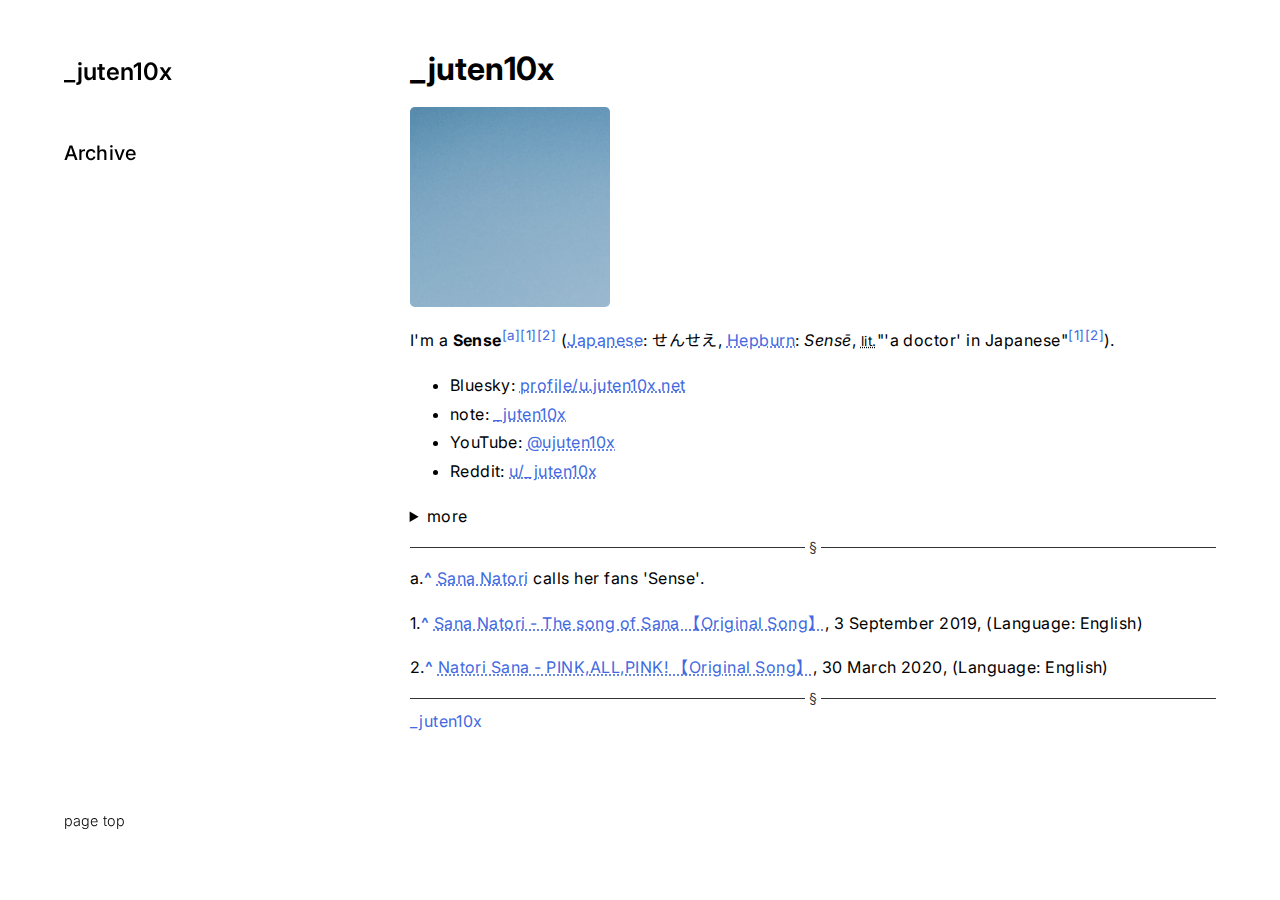
<file: index.html>
<!DOCTYPE html>
<html lang="ja">
<head>
<meta charset="UTF-8">
<meta name="viewport" content="width=device-width, initial-scale=1">
<meta name="author" content="_juten10x">
<link rel="icon" href="./assets/favicon.ico">
<link rel="stylesheet" href="./assets/style.css">
<title>_juten10x</title>
</head>

<body>
<div id="menu">
  <div id="menu_t">
    <a class="mya" href="https://u.juten10x.net">_juten10x</a>
  </div>

  <div id="menu_m">
    <a class="mya" href="https://u.juten10x.net/archive">Archive</a><br>
  </div>
</div>
<div id="menu2">
  <a class="mya" href="#">page top</a>

  <br>
  <nav class="breadcrumbs">
    &nbsp;
  </nav>
</div>

<header id="menu_forPhone">
  <input type="checkbox" class="i-btn" id="i-btn">
  <label class="label-b" for="i-btn"></label>
  <span class="btn" id="btn">
  <span></span>
  <span></span>
  </span>

  <div id="forPhone_ju"><a class="mya" href="https://u.juten10x.net">_juten10x</a></div>

  <ul id="menu_list">
    <li><a class="mya" href="https://u.juten10x.net/archive">Archive</a></li>
  </ul>

  <span id="menu_board"></span>
</header>

<div id="main">
<h1 id="article_title"><a class="mya" href="">_juten10x</a></h1>

<img src="./assets/ujuten10x.jpg" width="200" height="200" alt="アイコン">

<p style="margin-top: 8px">
I'm a <strong>Sense</strong><sup><a id="_note1" href="#note1">[a]</a><a id="_ref1" href="#ref1">[1]</a><a id="_ref2" href="#ref2">[2]</a></sup> (<a href="https://en.wikipedia.org/wiki/?curid=15606">Japanese</a>: せんせえ, <a href="https://en.wikipedia.org/wiki/?curid=36865">Hepburn</a>: <span title="Hepburn transliteration"><i lang="ja-Latn">Sensē</i></span>, <abbr style="font-size: 85%" title="literal translation">lit.</abbr>"'a doctor' in Japanese"<sup><a id="_ref1" href="#ref1">[1]</a><a id="_ref2" href="#ref2">[2]</a></sup>).
</p>

<ul>
  <li>Bluesky: <a href="https://bsky.app/profile/u.juten10x.net">profile/u.juten10x.net</a></li>
  <li>note: <a href="https://note.com/_juten10x">_juten10x</a></li>
  <li>YouTube: <a href="https://www.youtube.com/@ujuten10x">@ujuten10x</a></li>
  <li>Reddit: <a href="https://www.reddit.com/u/_juten10x/">u/_juten10x</a></li>
</ul>

<details>
<summary>more</summary>

<ul>
  <li>ニコニコ: <a href="https://www.nicovideo.jp/user/138282170">user/138282170</a></li>
  <li>Z-aN: _juten10x</li>
  <li>Twitter: <a href="https://twitter.com/_juten10x">_juten10x</a>; Unused (2025/01 - )</li>
</ul>

<p>
_juten10x名義でアカウントを所有しているのは上記に示した7個のみです。
</p>

<ul>
  <li>as <i>juten10x</i>: <a href="https://juten10x.net/">juten10x.net</a></li>
</ul>
</details>

<hr>

<p>
a.<b><a id="note1" href="#_note1">^&nbsp;</a></b><a href="https://natorisana.com/">Sana Natori</a> calls her fans 'Sense'.
</p>

<p>
1.<b><a id="ref1" href="#_ref1">^&nbsp;</a></b><a href="https://www.youtube.com/watch?v=UADoH5n1RLM">Sana Natori - The song of Sana 【Original Song】</a>, 3 September 2019, (Language: English)
</p>

<p>
2.<b><a id="ref2" href="#_ref2">^&nbsp;</a></b><a href="https://www.youtube.com/watch?v=DHirTqvmpM4">Natori Sana - PINK,ALL,PINK! 【Original Song】</a>, 30 March 2020, (Language: English)
</p>

<hr>

<span><a href="https://u.juten10x.net/">_juten10x</a></span>
</div>

</script>
</body>
</html>
</file>
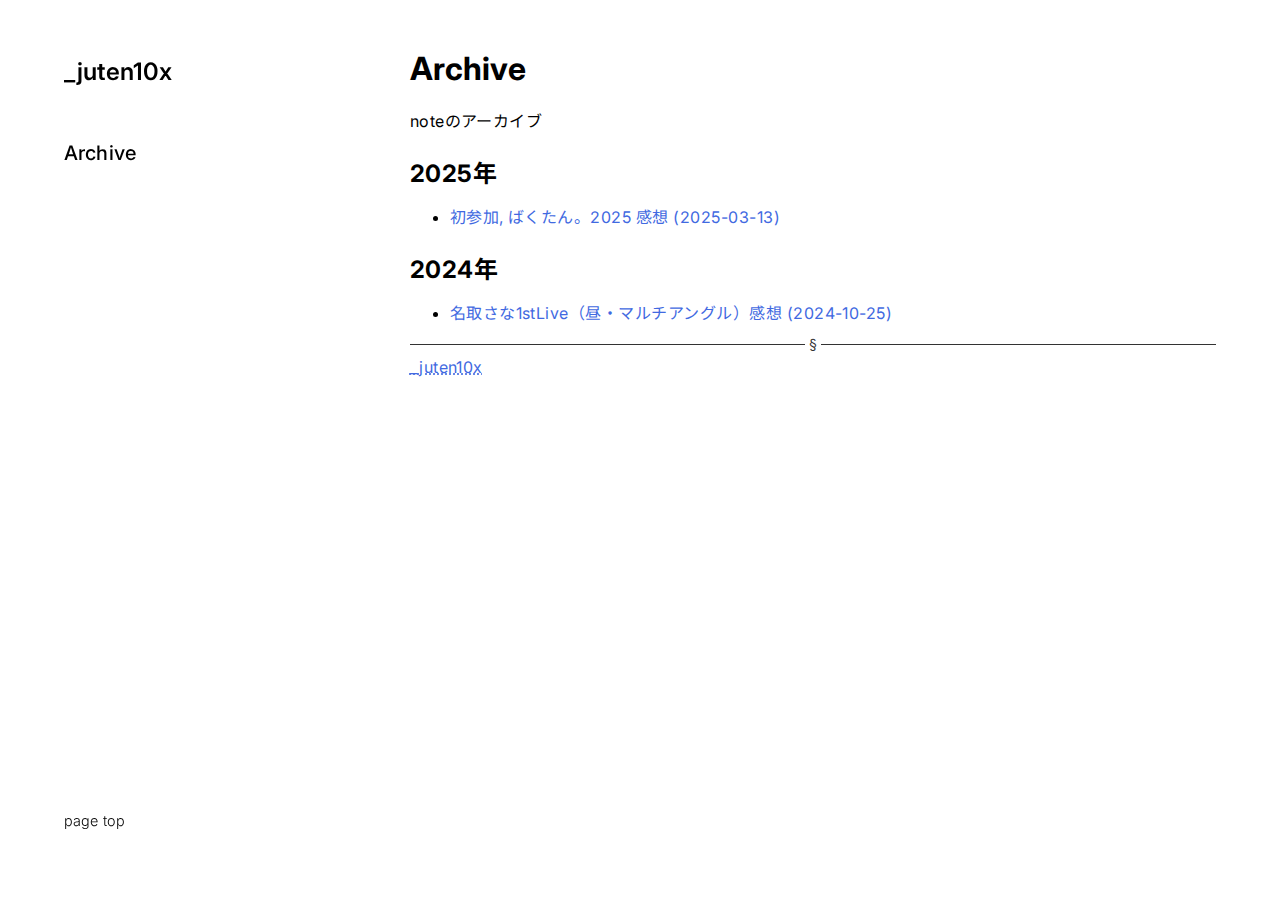
<file: archive/index.html>
<!DOCTYPE html>
<html lang="ja">
<head>
<meta charset="UTF-8">
<meta name="viewport" content="width=device-width, initial-scale=1">
<meta name="author" content="_juten10x">
<link rel="icon" href="../assets/favicon.ico">
<link rel="stylesheet" href="../assets/style.css">
<title>Archive | _juten10x</title>
</head>

<body>
<div id="menu">
  <div id="menu_t">
    <a class="mya" href="https://ujuten10x.github.io">_juten10x</a>
  </div>

  <div id="menu_m">
    <a class="mya" href="https://ujuten10x.github.io/archive">Archive</a><br>
  </div>
</div>
<div id="menu2">
  <a class="mya" href="#">page top</a>

  <br>
  <nav class="breadcrumbs">
    &nbsp;
  </nav>
</div>

<header id="menu_forPhone">
  <input type="checkbox" class="i-btn" id="i-btn">
  <label class="label-b" for="i-btn"></label>
  <span class="btn" id="btn">
  <span></span>
  <span></span>
  </span>

  <div id="forPhone_ju"><a class="mya" href="https://ujuten10x.github.io">_juten10x</a></div>

  <ul id="menu_list">
    <li><a class="mya" href="https://ujuten10x.github.io/archive">Archive</a></li>
  </ul>

  <span id="menu_board"></span>
</header>

<div id="main">
<h1 id="article_title"><a class="mya" href="">Archive</a></h1>

<p>
noteのアーカイブ
</p>

<h2><a id="2025" class="mya" href="#2025">2025年</a></h2>

<ul>
  <li><a href="./2025-03-13_b.html">初参加, ばくたん。2025 感想 (2025-03-13)</a></li>
</ul>

<h2><a id="2024" class="mya" href="#2024">2024年</a></h2>

<ul>
  <li><a href="./2024-10-25_1stlive.html">名取さな1stLive（昼・マルチアングル）感想 (2024-10-25)</a></li>
</ul>

<hr>

<span><a href="https://ujuten10x.github.io/">_juten10x</a></span>
</div>

</script>
</body>
</html>
</file>
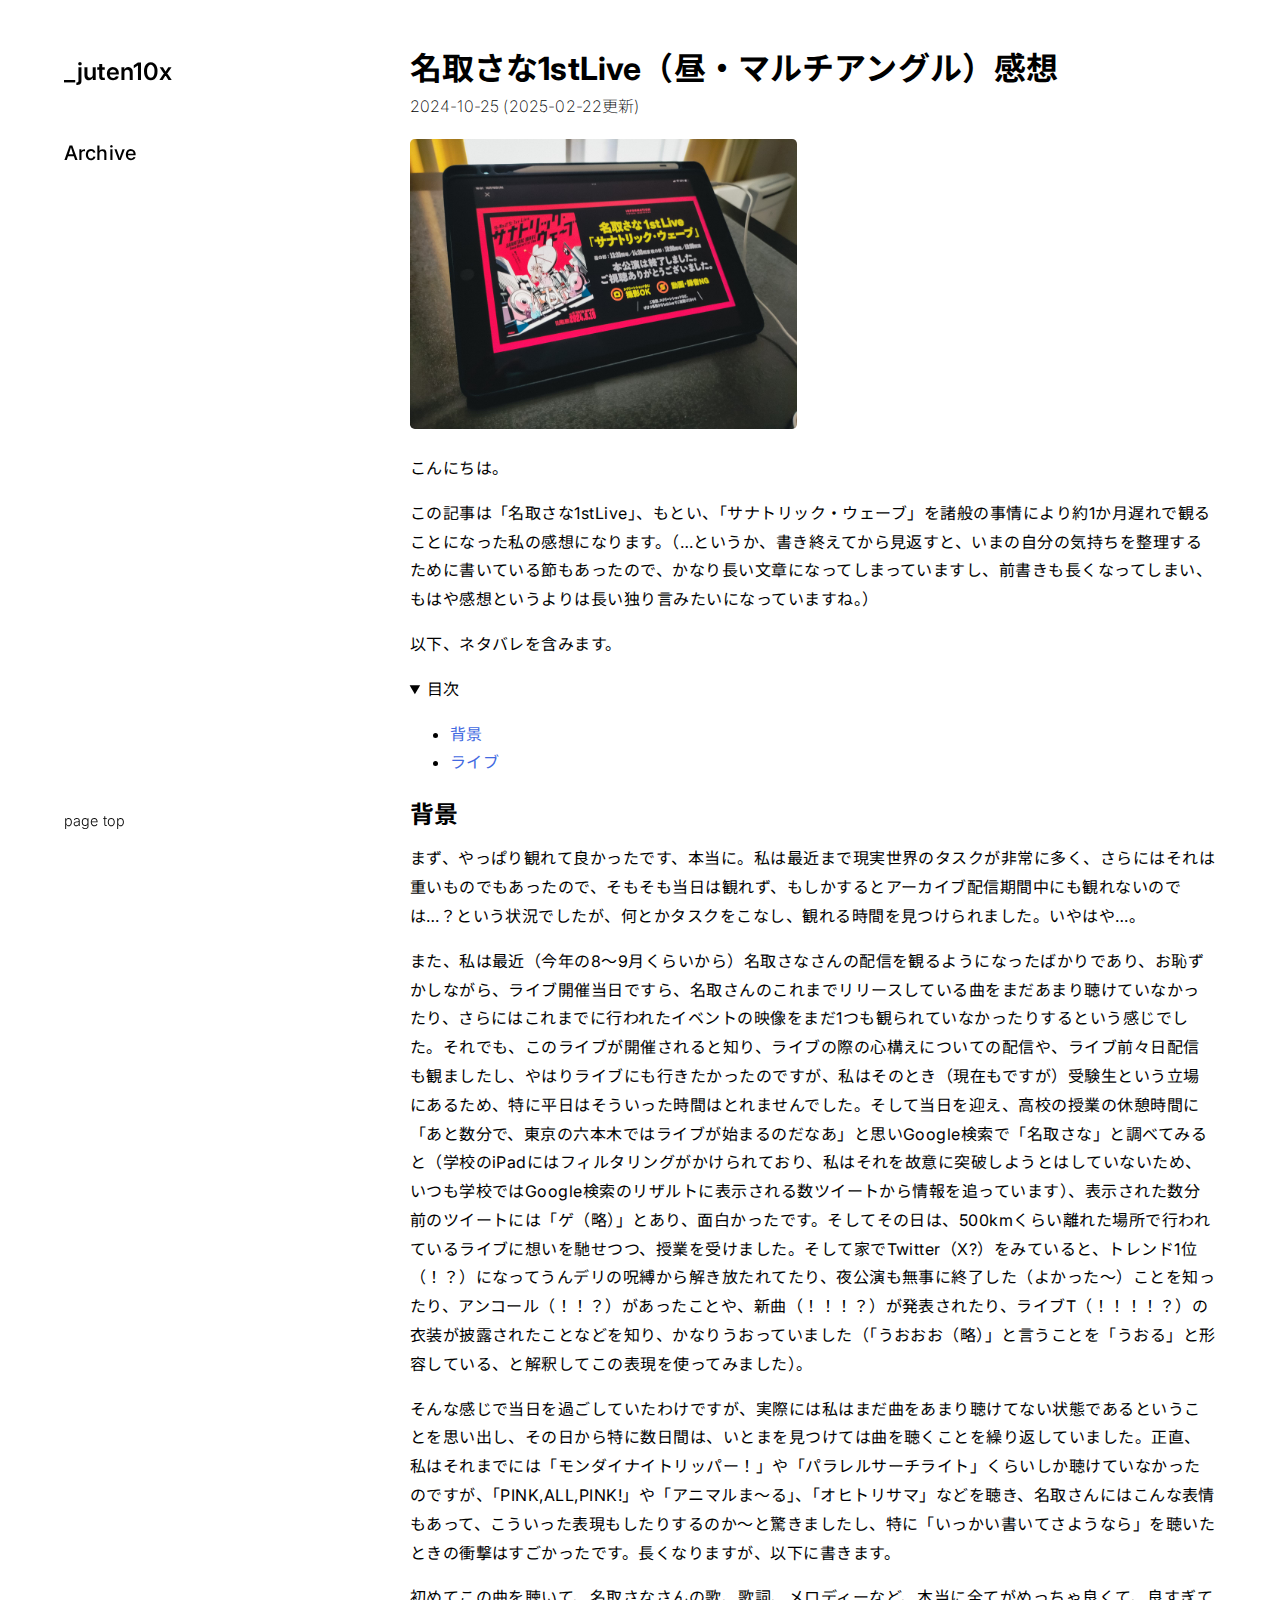
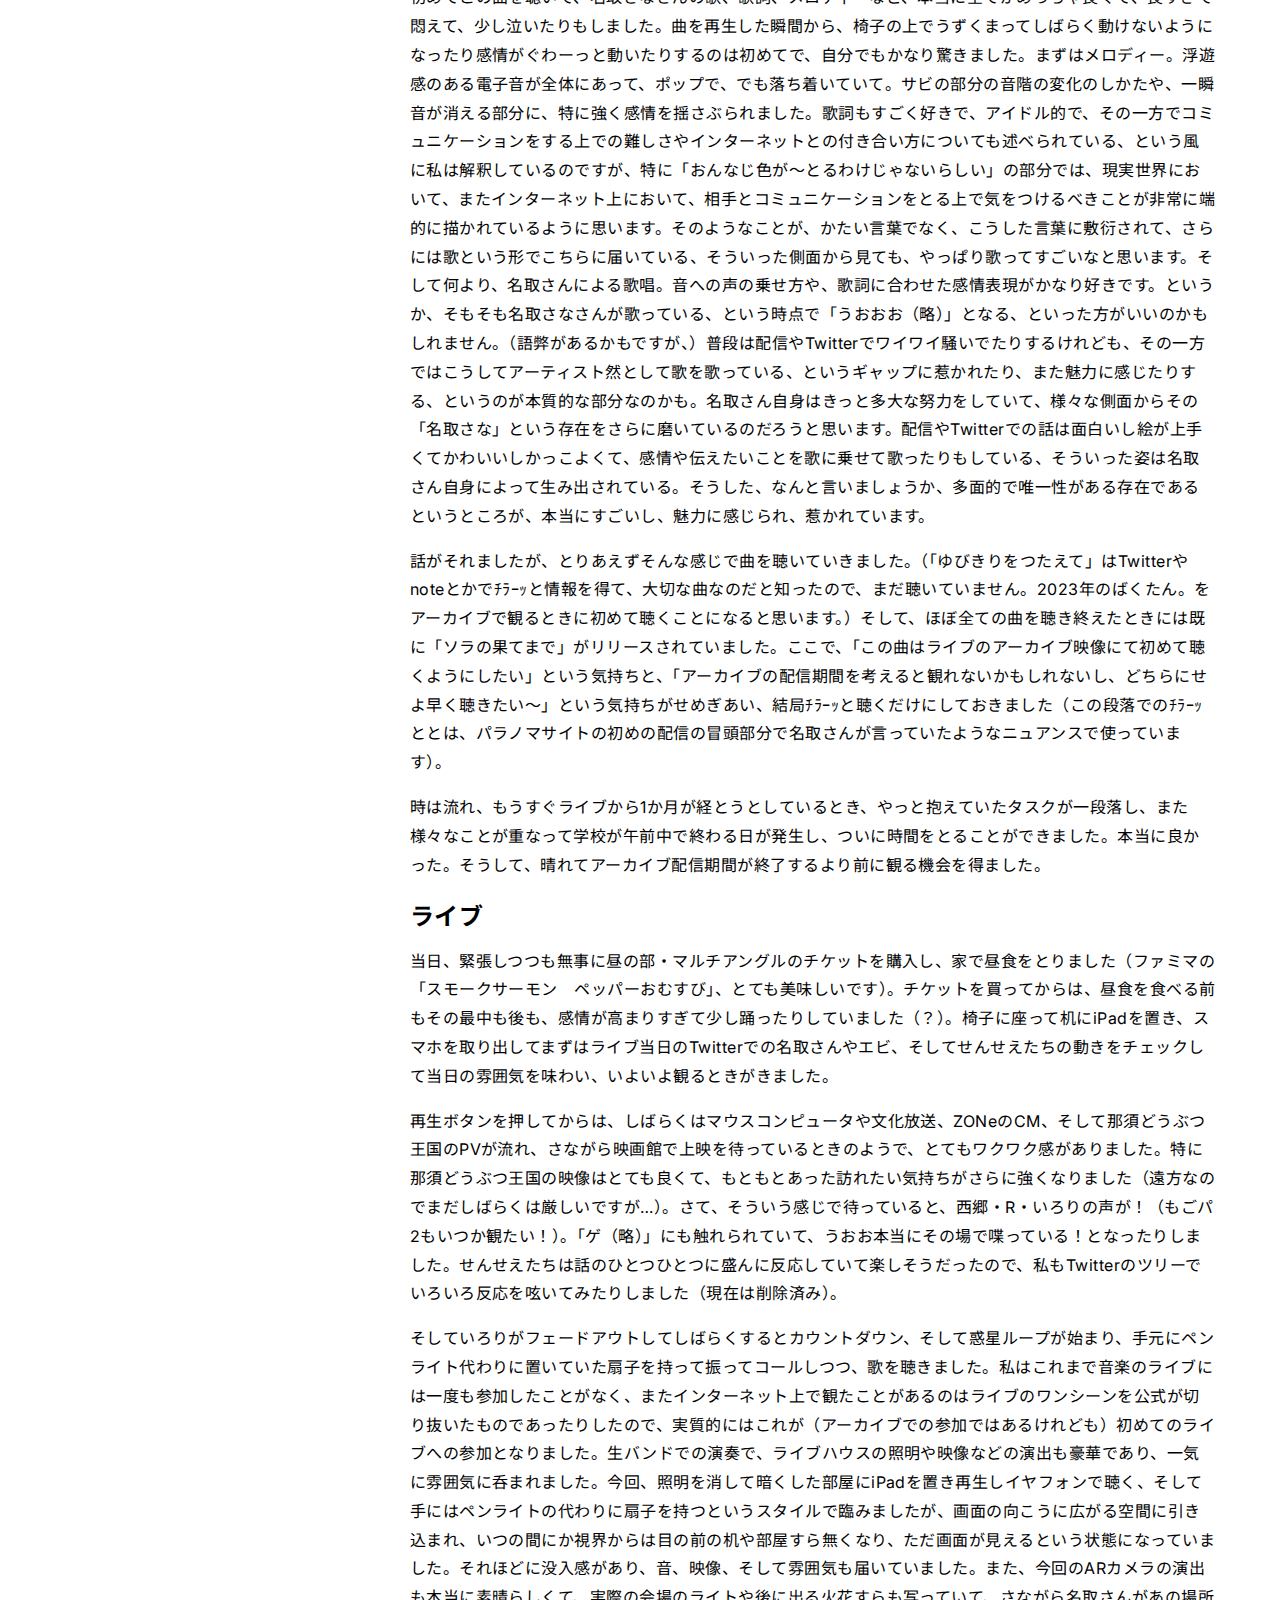
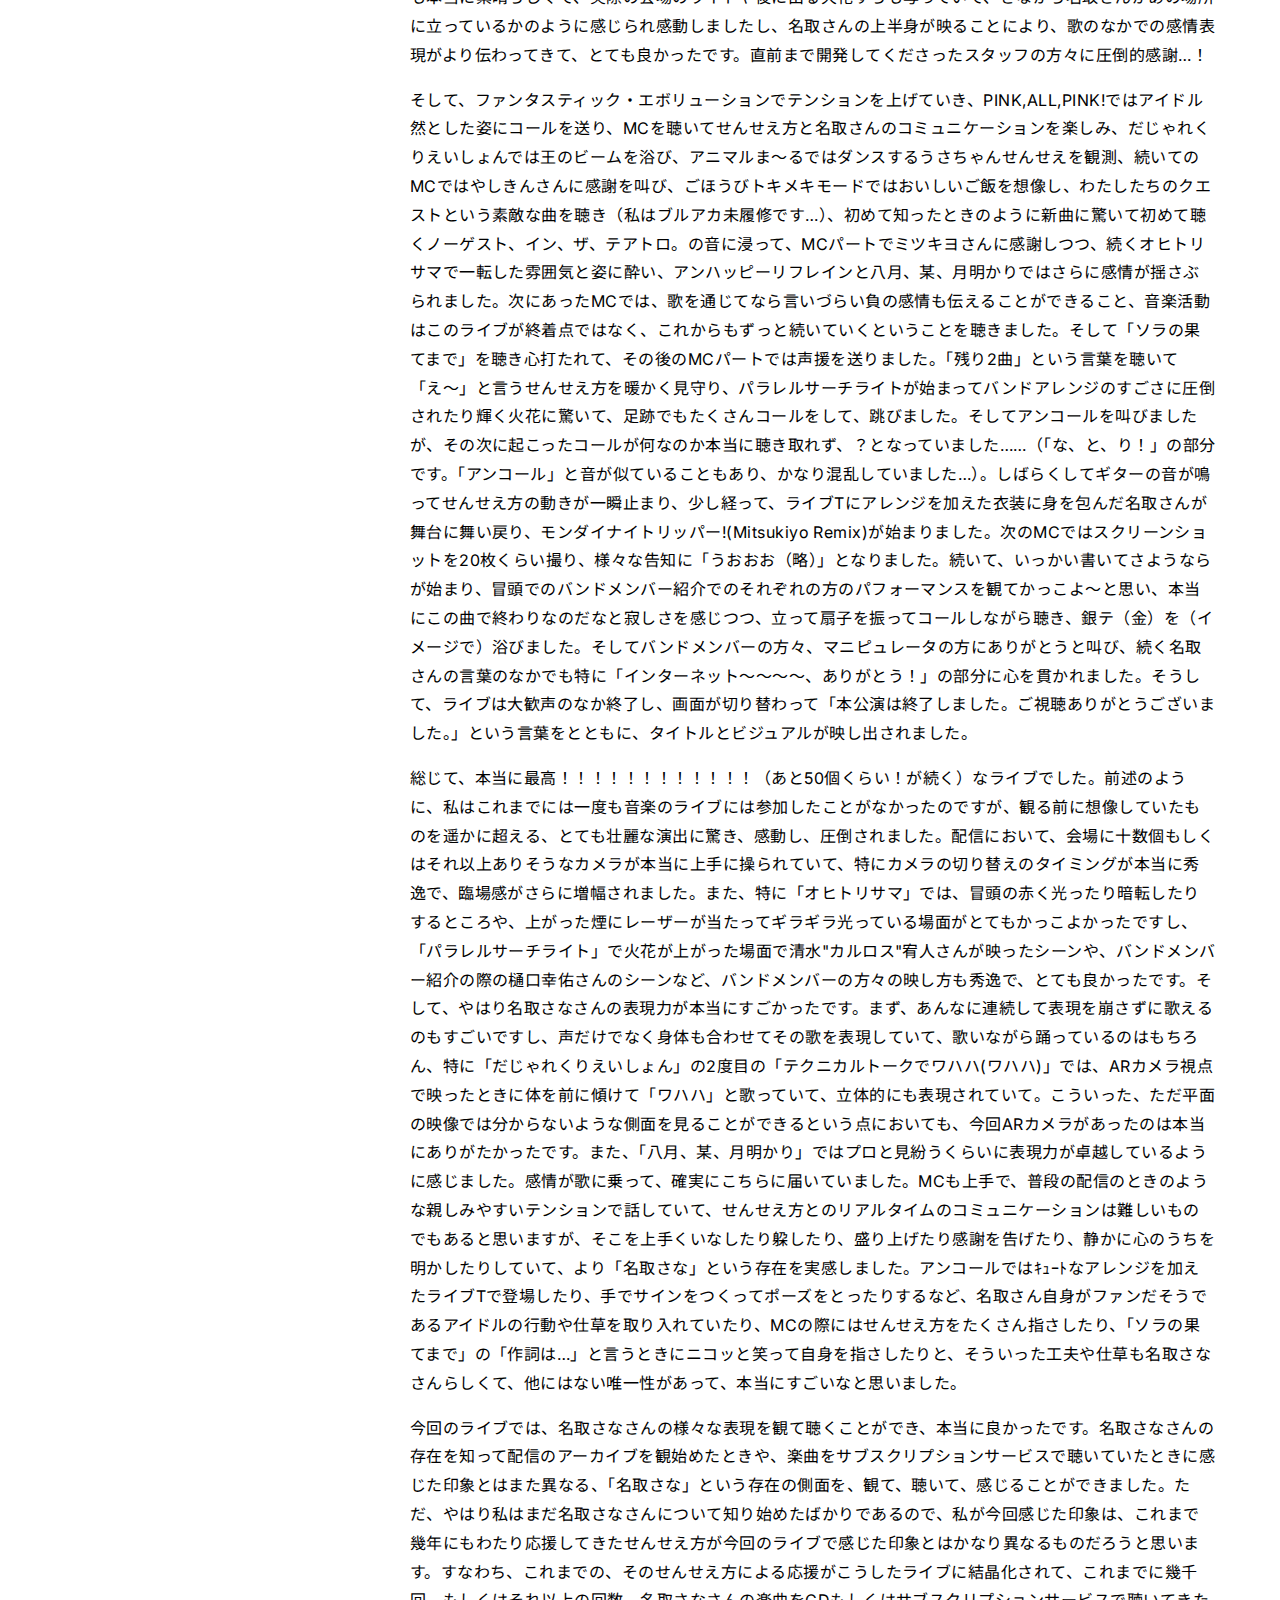
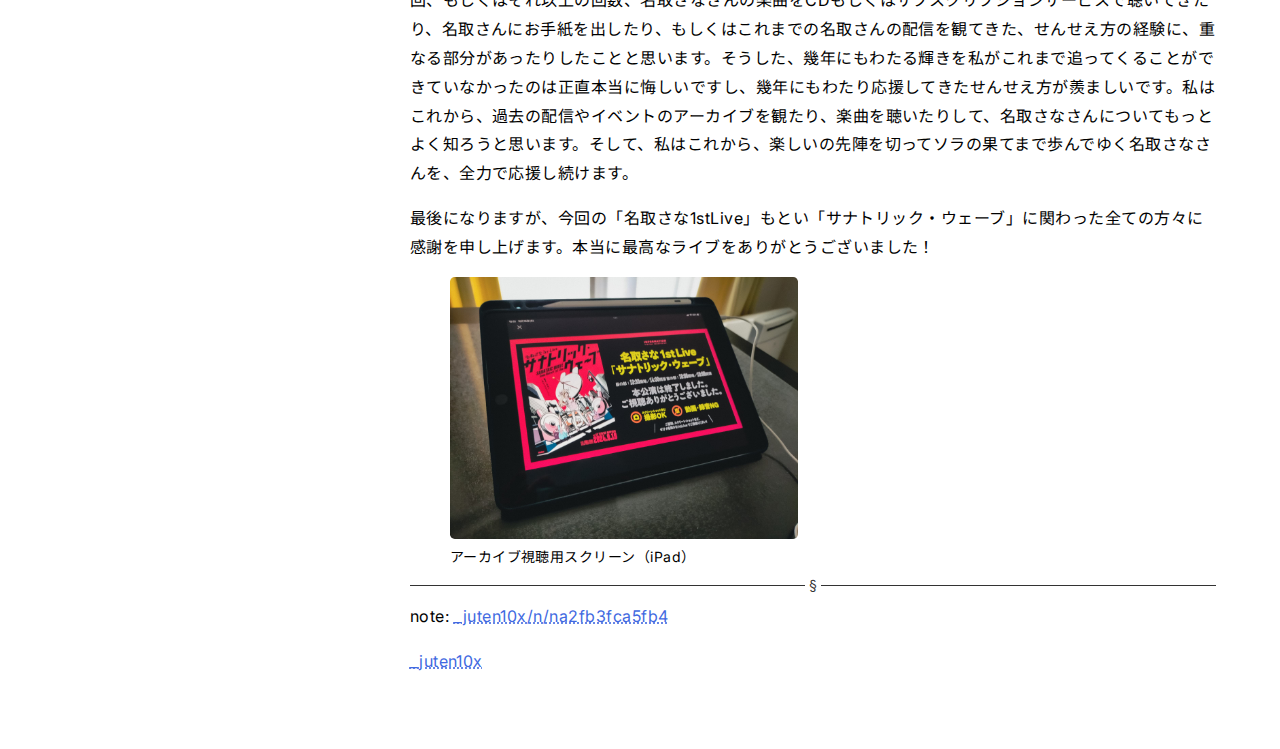
<file: archive/2024-10-25_1stlive.html>
<!DOCTYPE html>
<html lang="ja">
<head>
<meta charset="UTF-8">
<meta name="viewport" content="width=device-width, initial-scale=1">
<meta name="author" content="_juten10x">
<link rel="icon" href="../assets/favicon.ico">
<link rel="stylesheet" href="../assets/style.css">
<title>名取さな1stLive（昼・マルチアングル）感想 | _juten10x</title>
</head>

<body>
<div id="menu">
  <div id="menu_t">
    <a class="mya" href="https://ujuten10x.netlify.app">_juten10x</a>
  </div>

  <div id="menu_m">
    <a class="mya" href="https://ujuten10x.netlify.app/archive">Archive</a><br>
  </div>
</div>
<div id="menu2">
  <a class="mya" href="#">page top</a>

  <br>
  <nav class="breadcrumbs">
    &nbsp;
  </nav>
</div>

<header id="menu_forPhone">
  <input type="checkbox" class="i-btn" id="i-btn">
  <label class="label-b" for="i-btn"></label>
  <span class="btn" id="btn">
  <span></span>
  <span></span>
  </span>

  <div id="forPhone_ju"><a class="mya" href="https://ujuten10x.netlify.app">_juten10x</a></div>

  <ul id="menu_list">
    <li><a class="mya" href="https://ujuten10x.netlify.app/archive">Archive</a></li>
  </ul>

  <span id="menu_board"></span>
</header>

<div id="main">
<h1 id="article_title"><a class="mya" href="">名取さな1stLive（昼・マルチアングル）感想</a><br><span id="article_date"><time datetime="2024-10-25">2024-10-25</time>&nbsp;(<time datetime="2025-02-22">2025-02-22</time>更新)</span></h1>

<img class="image3" src="./images/1stLive_iPad.jpg" alt="「名取さな1stLive「サナトリック・ウェーブ」」というタイトルがキービジュアルとともに画面に映っているiPadが机の上に置かれており、イヤフォンのコードが手前に伸びている。">

<p>
こんにちは。
</p>

<p>
この記事は「名取さな1stLive」、もとい、「サナトリック・ウェーブ」を諸般の事情により約1か月遅れで観ることになった私の感想になります。（…というか、書き終えてから見返すと、いまの自分の気持ちを整理するために書いている節もあったので、かなり長い文章になってしまっていますし、前書きも長くなってしまい、もはや感想というよりは長い独り言みたいになっていますね。）
</p>

<p>
以下、ネタバレを含みます。
</p>

<details open>
<summary>目次</summary>

<ul>
  <li><a href="#1">背景</a></li>
  <li><a href="#2">ライブ</a></li>
</ul>
</details>

<h2><a id="1" class="mya" href="#1">背景</a></h2>

<p>
まず、やっぱり観れて良かったです、本当に。私は最近まで現実世界のタスクが非常に多く、さらにはそれは重いものでもあったので、そもそも当日は観れず、もしかするとアーカイブ配信期間中にも観れないのでは…？という状況でしたが、何とかタスクをこなし、観れる時間を見つけられました。いやはや…。
</p>

<p>
また、私は最近（今年の8〜9月くらいから）名取さなさんの配信を観るようになったばかりであり、お恥ずかしながら、ライブ開催当日ですら、名取さんのこれまでリリースしている曲をまだあまり聴けていなかったり、さらにはこれまでに行われたイベントの映像をまだ1つも観られていなかったりするという感じでした。それでも、このライブが開催されると知り、ライブの際の心構えについての配信や、ライブ前々日配信も観ましたし、やはりライブにも行きたかったのですが、私はそのとき（現在もですが）受験生という立場にあるため、特に平日はそういった時間はとれませんでした。そして当日を迎え、高校の授業の休憩時間に「あと数分で、東京の六本木ではライブが始まるのだなあ」と思いGoogle検索で「名取さな」と調べてみると（学校のiPadにはフィルタリングがかけられており、私はそれを故意に突破しようとはしていないため、いつも学校ではGoogle検索のリザルトに表示される数ツイートから情報を追っています）、表示された数分前のツイートには「ゲ（略）」とあり、面白かったです。そしてその日は、500kmくらい離れた場所で行われているライブに想いを馳せつつ、授業を受けました。そして家でTwitter（X?）をみていると、トレンド1位（！？）になってうんデリの呪縛から解き放たれてたり、夜公演も無事に終了した（よかった〜）ことを知ったり、アンコール（！！？）があったことや、新曲（！！！？）が発表されたり、ライブT（！！！！？）の衣装が披露されたことなどを知り、かなりうおっていました（「うおおお（略）」と言うことを「うおる」と形容している、と解釈してこの表現を使ってみました）。
</p>

<p>
そんな感じで当日を過ごしていたわけですが、実際には私はまだ曲をあまり聴けてない状態であるということを思い出し、その日から特に数日間は、いとまを見つけては曲を聴くことを繰り返していました。正直、私はそれまでには「モンダイナイトリッパー！」や「パラレルサーチライト」くらいしか聴けていなかったのですが、「PINK,ALL,PINK!」や「アニマルま〜る」、「オヒトリサマ」などを聴き、名取さんにはこんな表情もあって、こういった表現もしたりするのか〜と驚きましたし、特に「いっかい書いてさようなら」を聴いたときの衝撃はすごかったです。長くなりますが、以下に書きます。
</p>

<p>
初めてこの曲を聴いて、名取さなさんの歌、歌詞、メロディーなど、本当に全てがめっちゃ良くて、良すぎて悶えて、少し泣いたりもしました。曲を再生した瞬間から、椅子の上でうずくまってしばらく動けないようになったり感情がぐわーっと動いたりするのは初めてで、自分でもかなり驚きました。まずはメロディー。浮遊感のある電子音が全体にあって、ポップで、でも落ち着いていて。サビの部分の音階の変化のしかたや、一瞬音が消える部分に、特に強く感情を揺さぶられました。歌詞もすごく好きで、アイドル的で、その一方でコミュニケーションをする上での難しさやインターネットとの付き合い方についても述べられている、という風に私は解釈しているのですが、特に「おんなじ色が〜とるわけじゃないらしい」の部分では、現実世界において、またインターネット上において、相手とコミュニケーションをとる上で気をつけるべきことが非常に端的に描かれているように思います。そのようなことが、かたい言葉でなく、こうした言葉に敷衍されて、さらには歌という形でこちらに届いている、そういった側面から見ても、やっぱり歌ってすごいなと思います。そして何より、名取さんによる歌唱。音への声の乗せ方や、歌詞に合わせた感情表現がかなり好きです。というか、そもそも名取さなさんが歌っている、という時点で「うおおお（略）」となる、といった方がいいのかもしれません。（語弊があるかもですが、）普段は配信やTwitterでワイワイ騒いでたりするけれども、その一方ではこうしてアーティスト然として歌を歌っている、というギャップに惹かれたり、また魅力に感じたりする、というのが本質的な部分なのかも。名取さん自身はきっと多大な努力をしていて、様々な側面からその「名取さな」という存在をさらに磨いているのだろうと思います。配信やTwitterでの話は面白いし絵が上手くてかわいいしかっこよくて、感情や伝えたいことを歌に乗せて歌ったりもしている、そういった姿は名取さん自身によって生み出されている。そうした、なんと言いましょうか、多面的で唯一性がある存在であるというところが、本当にすごいし、魅力に感じられ、惹かれています。
</p>

<p>
話がそれましたが、とりあえずそんな感じで曲を聴いていきました。（「ゆびきりをつたえて」はTwitterやnoteとかでﾁﾗｰｯと情報を得て、大切な曲なのだと知ったので、まだ聴いていません。2023年のばくたん。をアーカイブで観るときに初めて聴くことになると思います。）そして、ほぼ全ての曲を聴き終えたときには既に「ソラの果てまで」がリリースされていました。ここで、「この曲はライブのアーカイブ映像にて初めて聴くようにしたい」という気持ちと、「アーカイブの配信期間を考えると観れないかもしれないし、どちらにせよ早く聴きたい〜」という気持ちがせめぎあい、結局ﾁﾗｰｯと聴くだけにしておきました（この段落でのﾁﾗｰｯととは、パラノマサイトの初めの配信の冒頭部分で名取さんが言っていたようなニュアンスで使っています）。
</p>

<p>
時は流れ、もうすぐライブから1か月が経とうとしているとき、やっと抱えていたタスクが一段落し、また様々なことが重なって学校が午前中で終わる日が発生し、ついに時間をとることができました。本当に良かった。そうして、晴れてアーカイブ配信期間が終了するより前に観る機会を得ました。
</p>

<h2><a id="2" class="mya" href="#2">ライブ</a></h2>

<p>
当日、緊張しつつも無事に昼の部・マルチアングルのチケットを購入し、家で昼食をとりました（ファミマの「スモークサーモン　ペッパーおむすび」、とても美味しいです）。チケットを買ってからは、昼食を食べる前もその最中も後も、感情が高まりすぎて少し踊ったりしていました（？）。椅子に座って机にiPadを置き、スマホを取り出してまずはライブ当日のTwitterでの名取さんやエビ、そしてせんせえたちの動きをチェックして当日の雰囲気を味わい、いよいよ観るときがきました。
</p>

<p>
再生ボタンを押してからは、しばらくはマウスコンピュータや文化放送、ZONeのCM、そして那須どうぶつ王国のPVが流れ、さながら映画館で上映を待っているときのようで、とてもワクワク感がありました。特に那須どうぶつ王国の映像はとても良くて、もともとあった訪れたい気持ちがさらに強くなりました（遠方なのでまだしばらくは厳しいですが…）。さて、そういう感じで待っていると、西郷・R・いろりの声が！（もごパ2もいつか観たい！）。「ゲ（略）」にも触れられていて、うおお本当にその場で喋っている！となったりしました。せんせえたちは話のひとつひとつに盛んに反応していて楽しそうだったので、私もTwitterのツリーでいろいろ反応を呟いてみたりしました（現在は削除済み）。
</p>

<p>
そしていろりがフェードアウトしてしばらくするとカウントダウン、そして惑星ループが始まり、手元にペンライト代わりに置いていた扇子を持って振ってコールしつつ、歌を聴きました。私はこれまで音楽のライブには一度も参加したことがなく、またインターネット上で観たことがあるのはライブのワンシーンを公式が切り抜いたものであったりしたので、実質的にはこれが（アーカイブでの参加ではあるけれども）初めてのライブへの参加となりました。生バンドでの演奏で、ライブハウスの照明や映像などの演出も豪華であり、一気に雰囲気に呑まれました。今回、照明を消して暗くした部屋にiPadを置き再生しイヤフォンで聴く、そして手にはペンライトの代わりに扇子を持つというスタイルで臨みましたが、画面の向こうに広がる空間に引き込まれ、いつの間にか視界からは目の前の机や部屋すら無くなり、ただ画面が見えるという状態になっていました。それほどに没入感があり、音、映像、そして雰囲気も届いていました。また、今回のARカメラの演出も本当に素晴らしくて、実際の会場のライトや後に出る火花すらも写っていて、さながら名取さんがあの場所に立っているかのように感じられ感動しましたし、名取さんの上半身が映ることにより、歌のなかでの感情表現がより伝わってきて、とても良かったです。直前まで開発してくださったスタッフの方々に圧倒的感謝…！
</p>

<p>
そして、ファンタスティック・エボリューションでテンションを上げていき、PINK,ALL,PINK!ではアイドル然とした姿にコールを送り、MCを聴いてせんせえ方と名取さんのコミュニケーションを楽しみ、だじゃれくりえいしょんでは王のビームを浴び、アニマルま〜るではダンスするうさちゃんせんせえを観測、続いてのMCではやしきんさんに感謝を叫び、ごほうびトキメキモードではおいしいご飯を想像し、わたしたちのクエストという素敵な曲を聴き（私はブルアカ未履修です…）、初めて知ったときのように新曲に驚いて初めて聴くノーゲスト、イン、ザ、テアトロ。の音に浸って、MCパートでミツキヨさんに感謝しつつ、続くオヒトリサマで一転した雰囲気と姿に酔い、アンハッピーリフレインと八月、某、月明かりではさらに感情が揺さぶられました。次にあったMCでは、歌を通じてなら言いづらい負の感情も伝えることができること、音楽活動はこのライブが終着点ではなく、これからもずっと続いていくということを聴きました。そして「ソラの果てまで」を聴き心打たれて、その後のMCパートでは声援を送りました。「残り2曲」という言葉を聴いて「え〜」と言うせんせえ方を暖かく見守り、パラレルサーチライトが始まってバンドアレンジのすごさに圧倒されたり輝く火花に驚いて、足跡でもたくさんコールをして、跳びました。そしてアンコールを叫びましたが、その次に起こったコールが何なのか本当に聴き取れず、？となっていました……（「な、と、り！」の部分です。「アンコール」と音が似ていることもあり、かなり混乱していました…）。しばらくしてギターの音が鳴ってせんせえ方の動きが一瞬止まり、少し経って、ライブTにアレンジを加えた衣装に身を包んだ名取さんが舞台に舞い戻り、モンダイナイトリッパー!(Mitsukiyo Remix)が始まりました。次のMCではスクリーンショットを20枚くらい撮り、様々な告知に「うおおお（略）」となりました。続いて、いっかい書いてさようならが始まり、冒頭でのバンドメンバー紹介でのそれぞれの方のパフォーマンスを観てかっこよ〜と思い、本当にこの曲で終わりなのだなと寂しさを感じつつ、立って扇子を振ってコールしながら聴き、銀テ（金）を（イメージで）浴びました。そしてバンドメンバーの方々、マニピュレータの方にありがとうと叫び、続く名取さんの言葉のなかでも特に「インターネット〜〜〜〜、ありがとう！」の部分に心を貫かれました。そうして、ライブは大歓声のなか終了し、画面が切り替わって「本公演は終了しました。ご視聴ありがとうございました。」という言葉をとともに、タイトルとビジュアルが映し出されました。
</p>

<p>
総じて、本当に最高！！！！！！！！！！！！（あと50個くらい！が続く）なライブでした。前述のように、私はこれまでには一度も音楽のライブには参加したことがなかったのですが、観る前に想像していたものを遥かに超える、とても壮麗な演出に驚き、感動し、圧倒されました。配信において、会場に十数個もしくはそれ以上ありそうなカメラが本当に上手に操られていて、特にカメラの切り替えのタイミングが本当に秀逸で、臨場感がさらに増幅されました。また、特に「オヒトリサマ」では、冒頭の赤く光ったり暗転したりするところや、上がった煙にレーザーが当たってギラギラ光っている場面がとてもかっこよかったですし、「パラレルサーチライト」で火花が上がった場面で清水"カルロス"宥人さんが映ったシーンや、バンドメンバー紹介の際の樋口幸佑さんのシーンなど、バンドメンバーの方々の映し方も秀逸で、とても良かったです。そして、やはり名取さなさんの表現力が本当にすごかったです。まず、あんなに連続して表現を崩さずに歌えるのもすごいですし、声だけでなく身体も合わせてその歌を表現していて、歌いながら踊っているのはもちろん、特に「だじゃれくりえいしょん」の2度目の「テクニカルトークでワハハ(ワハハ)」では、ARカメラ視点で映ったときに体を前に傾けて「ワハハ」と歌っていて、立体的にも表現されていて。こういった、ただ平面の映像では分からないような側面を見ることができるという点においても、今回ARカメラがあったのは本当にありがたかったです。また、「八月、某、月明かり」ではプロと見紛うくらいに表現力が卓越しているように感じました。感情が歌に乗って、確実にこちらに届いていました。MCも上手で、普段の配信のときのような親しみやすいテンションで話していて、せんせえ方とのリアルタイムのコミュニケーションは難しいものでもあると思いますが、そこを上手くいなしたり躱したり、盛り上げたり感謝を告げたり、静かに心のうちを明かしたりしていて、より「名取さな」という存在を実感しました。アンコールではｷｭｰﾄなアレンジを加えたライブTで登場したり、手でサインをつくってポーズをとったりするなど、名取さん自身がファンだそうであるアイドルの行動や仕草を取り入れていたり、MCの際にはせんせえ方をたくさん指さしたり、「ソラの果てまで」の「作詞は…」と言うときにニコッと笑って自身を指さしたりと、そういった工夫や仕草も名取さなさんらしくて、他にはない唯一性があって、本当にすごいなと思いました。
</p>

<p>
今回のライブでは、名取さなさんの様々な表現を観て聴くことができ、本当に良かったです。名取さなさんの存在を知って配信のアーカイブを観始めたときや、楽曲をサブスクリプションサービスで聴いていたときに感じた印象とはまた異なる、「名取さな」という存在の側面を、観て、聴いて、感じることができました。ただ、やはり私はまだ名取さなさんについて知り始めたばかりであるので、私が今回感じた印象は、これまで幾年にもわたり応援してきたせんせえ方が今回のライブで感じた印象とはかなり異なるものだろうと思います。すなわち、これまでの、そのせんせえ方による応援がこうしたライブに結晶化されて、これまでに幾千回、もしくはそれ以上の回数、名取さなさんの楽曲をCDもしくはサブスクリプションサービスで聴いてきたり、名取さんにお手紙を出したり、もしくはこれまでの名取さんの配信を観てきた、せんせえ方の経験に、重なる部分があったりしたことと思います。そうした、幾年にもわたる輝きを私がこれまで追ってくることができていなかったのは正直本当に悔しいですし、幾年にもわたり応援してきたせんせえ方が羨ましいです。私はこれから、過去の配信やイベントのアーカイブを観たり、楽曲を聴いたりして、名取さなさんについてもっとよく知ろうと思います。そして、私はこれから、楽しいの先陣を切ってソラの果てまで歩んでゆく名取さなさんを、全力で応援し続けます。
</p>

<p>
最後になりますが、今回の「名取さな1stLive」もとい「サナトリック・ウェーブ」に関わった全ての方々に感謝を申し上げます。本当に最高なライブをありがとうございました！
</p>

<figure>
  <img class="image3" src="./images/1stLive_iPad.jpg" alt="名取さな1stLive「サナトリック・ウェーブ」」というタイトルがキービジュアルとともに画面に映っているiPadが机の上に置かれており、イヤフォンのコードが手前に伸びている。">
  <figcaption>アーカイブ視聴用スクリーン（iPad）</figcaption>
</figure>

<hr>

<p>
note: <a href="https://note.com/_juten10x/n/na2fb3fca5fb4">_juten10x/n/na2fb3fca5fb4</a>
</p>

<p>
<a href="https://ujuten10x.netlify.app/">_juten10x</a>
</p>
</div>

</script>
</body>
</html>
</file>
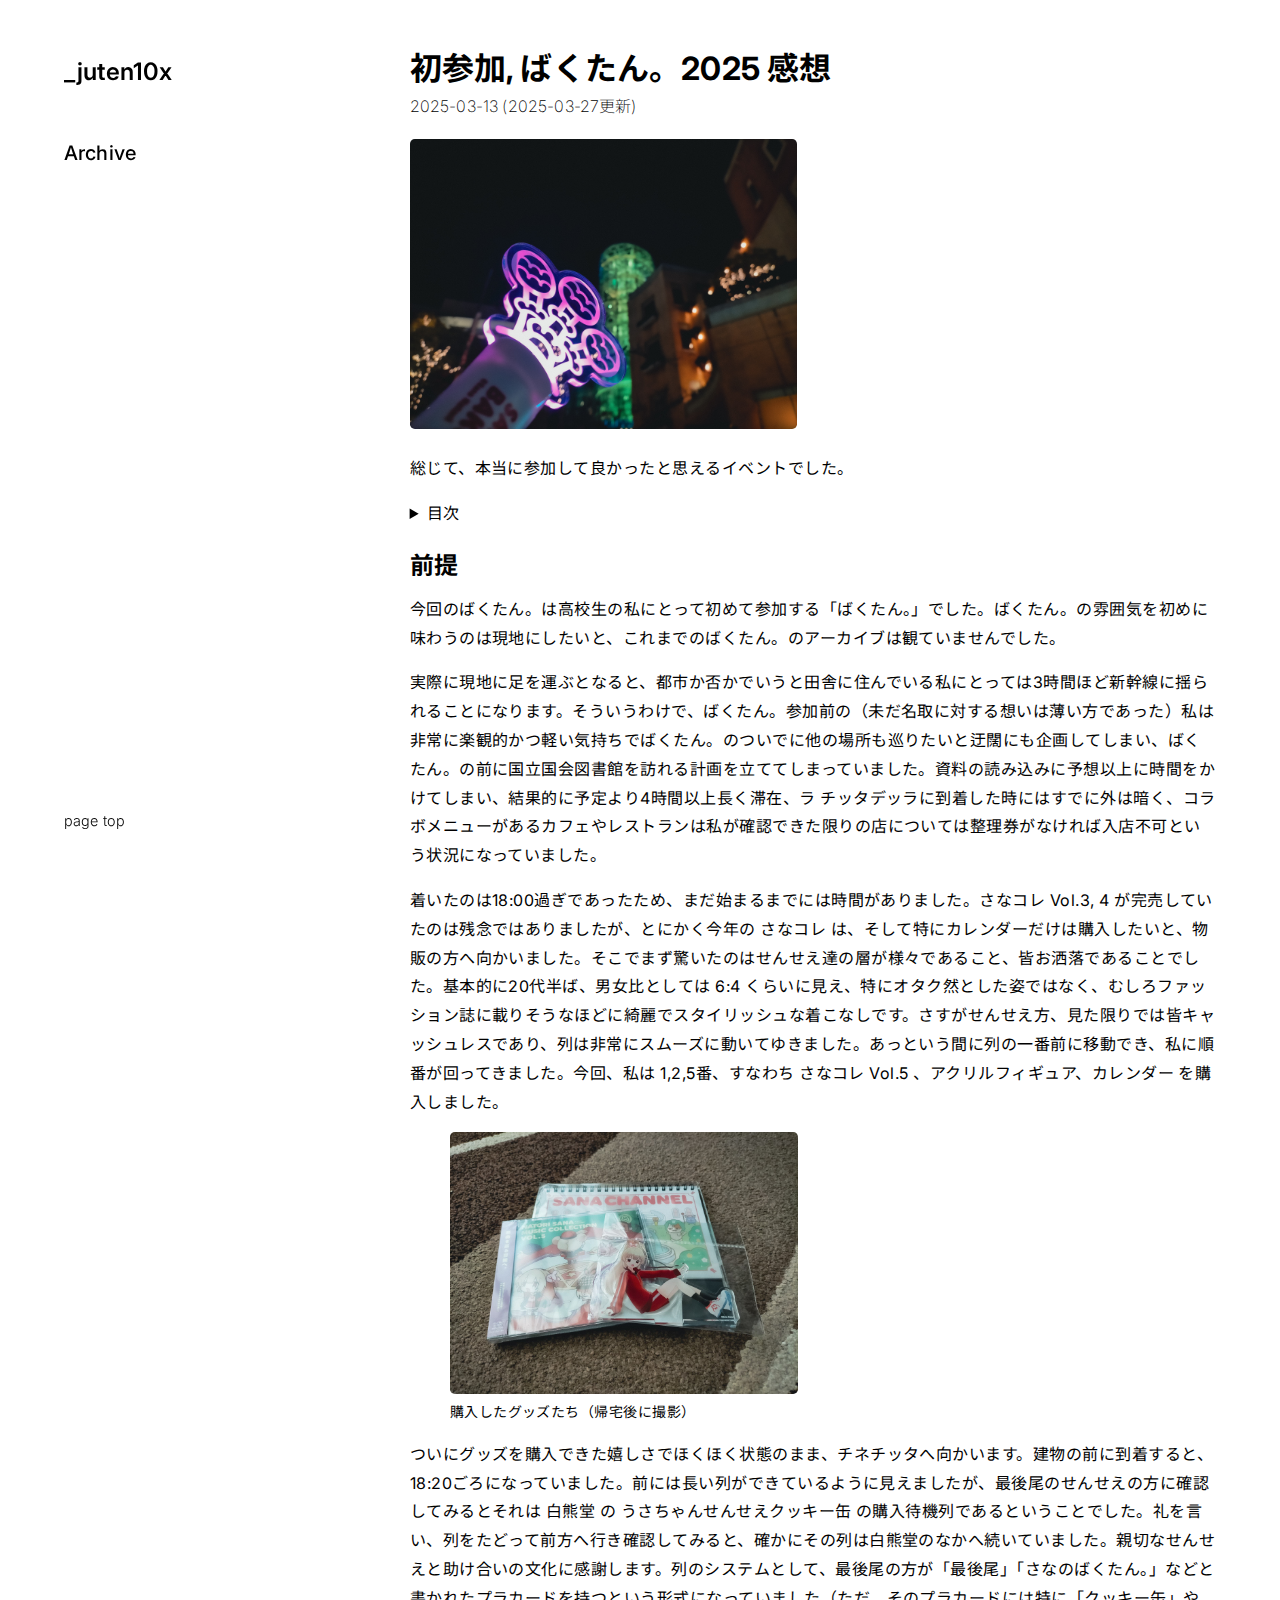
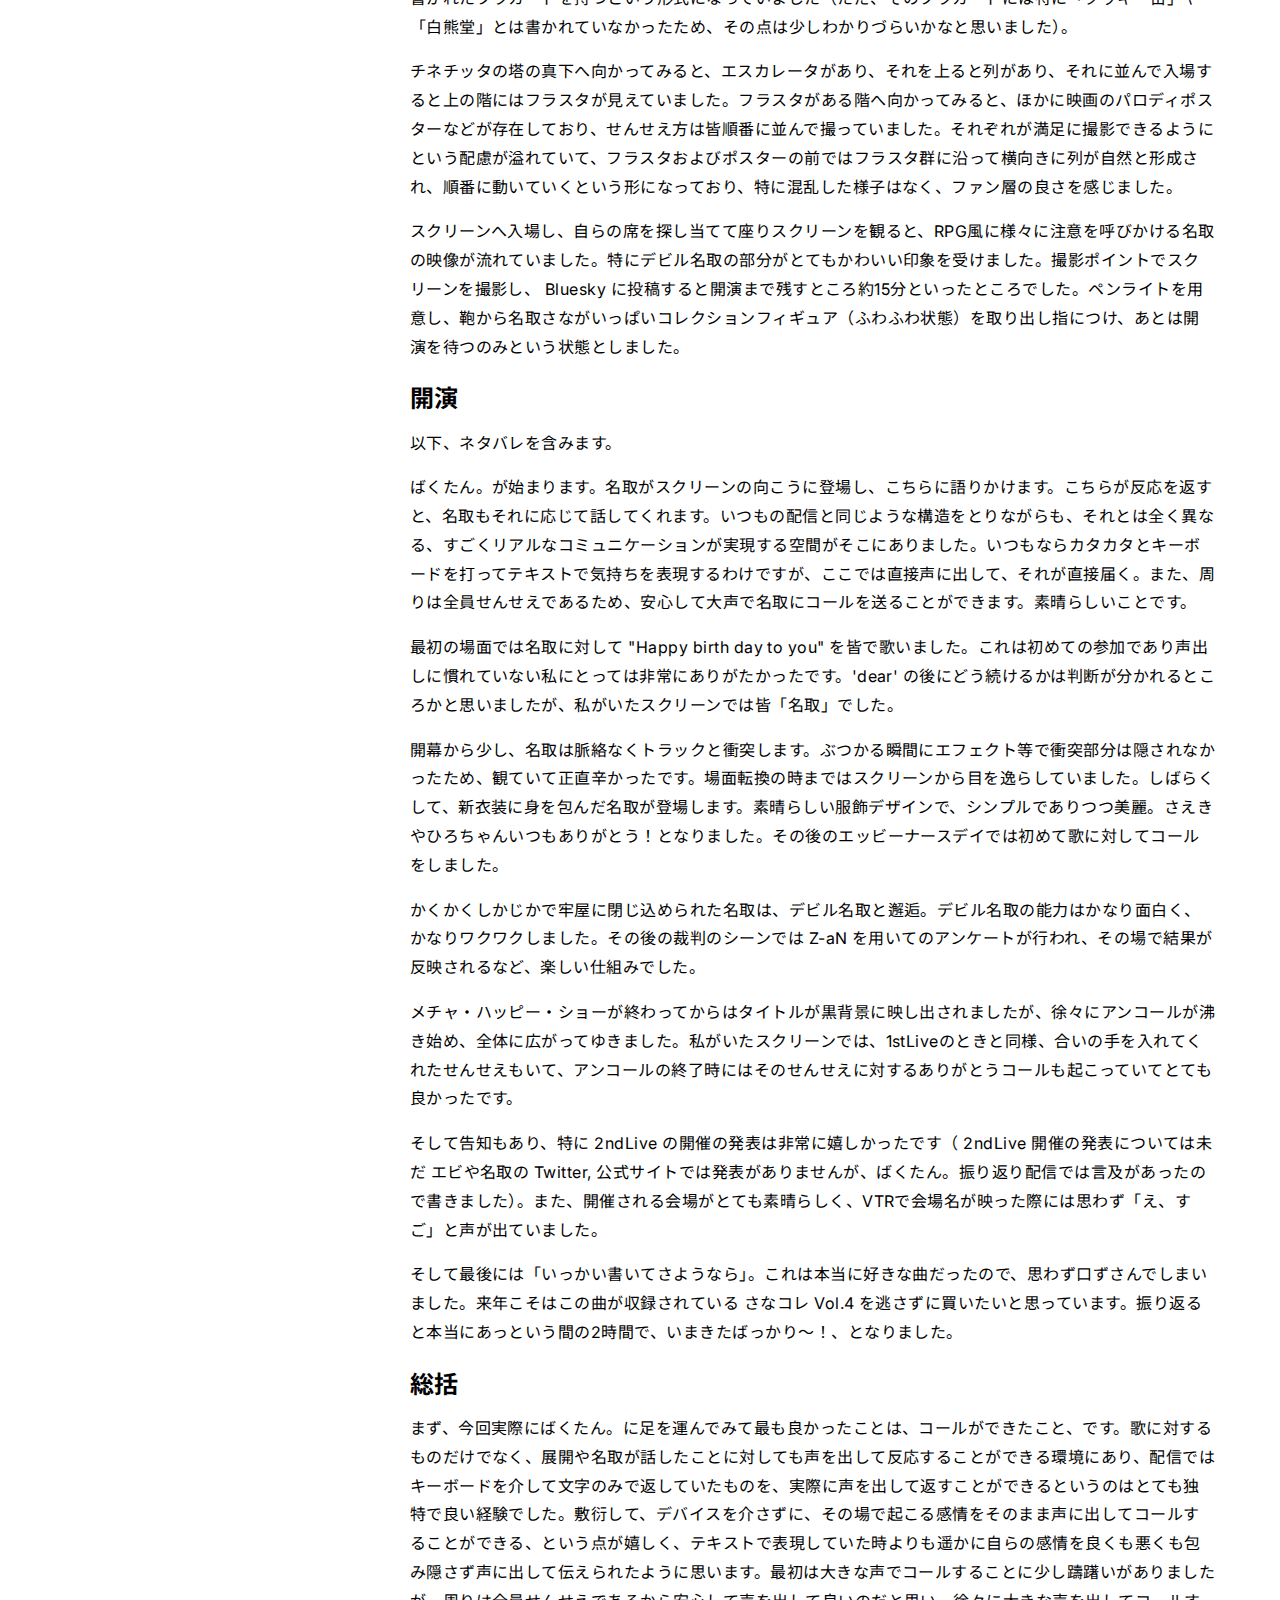
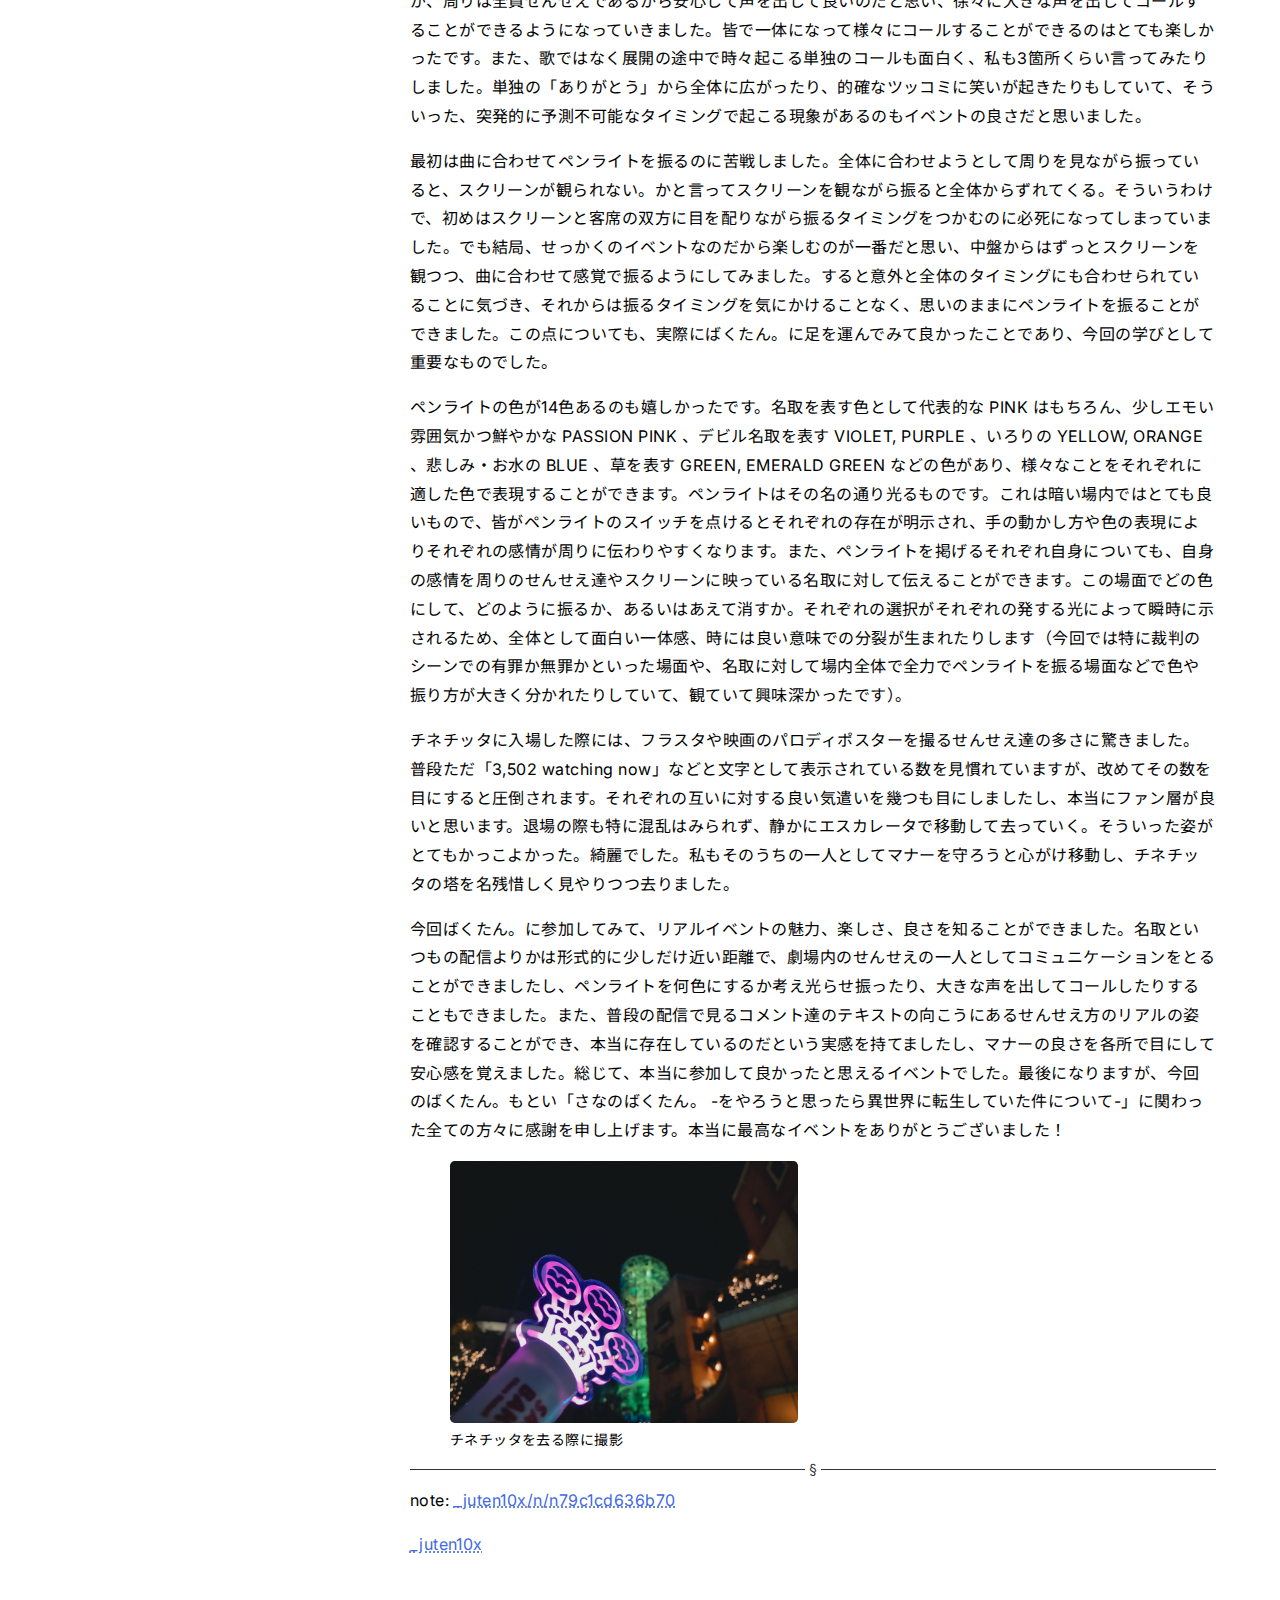
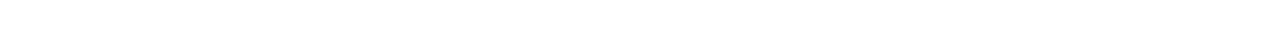
<file: archive/2025-03-13_b.html>
<!DOCTYPE html>
<html lang="ja">
<head>
<meta charset="UTF-8">
<meta name="viewport" content="width=device-width, initial-scale=1">
<meta name="author" content="_juten10x">
<link rel="icon" href="../assets/favicon.ico">
<link rel="stylesheet" href="../assets/style.css">
<title>初参加, ばくたん。2025 感想 | _juten10x</title>
</head>

<body>
<div id="menu">
  <div id="menu_t">
    <a class="mya" href="https://ujuten10x.github.io">_juten10x</a>
  </div>

  <div id="menu_m">
    <a class="mya" href="https://ujuten10x.github.io/archive">Archive</a><br>
  </div>
</div>
<div id="menu2">
  <a class="mya" href="#">page top</a>

  <br>
  <nav class="breadcrumbs">
    &nbsp;
  </nav>
</div>

<header id="menu_forPhone">
  <input type="checkbox" class="i-btn" id="i-btn">
  <label class="label-b" for="i-btn"></label>
  <span class="btn" id="btn">
  <span></span>
  <span></span>
  </span>

  <div id="forPhone_ju"><a class="mya" href="https://ujuten10x.github.io">_juten10x</a></div>

  <ul id="menu_list">
    <li><a class="mya" href="https://ujuten10x.github.io/archive">Archive</a></li>
  </ul>

  <span id="menu_board"></span>
</header>

<div id="main">
<h1 id="article_title"><a class="mya" href="">初参加, ばくたん。2025 感想</a><br><span id="article_date"><time datetime="2025-03-13">2025-03-13</time>&nbsp;(<time datetime="2025-03-27">2025-03-27</time>更新)</span></h1>

<img class="image3" src="./images/bakutan_2025.jpg" alt="緑色に光るチネチッタの塔が遠くに見え、手前にはピンク色に光らせたペンライトが塔の方を向いて映っている。">

<p>
総じて、本当に参加して良かったと思えるイベントでした。
</p>

<details> 
<summary>目次</summary>

<ul>
  <li><a href="#1">前提</a></li>
  <li><a href="#2">開演</a></li>
  <li><a href="#3">総括</a></li>
</ul>
</details>

<h2><a id="1" class="mya" href="#1">前提</a></h2>

<p>
今回のばくたん。は高校生の私にとって初めて参加する「ばくたん。」でした。ばくたん。の雰囲気を初めに味わうのは現地にしたいと、これまでのばくたん。のアーカイブは観ていませんでした。
</p>

<p>
実際に現地に足を運ぶとなると、都市か否かでいうと田舎に住んでいる私にとっては3時間ほど新幹線に揺られることになります。そういうわけで、ばくたん。参加前の（未だ名取に対する想いは薄い方であった）私は非常に楽観的かつ軽い気持ちでばくたん。のついでに他の場所も巡りたいと迂闊にも企画してしまい、ばくたん。の前に国立国会図書館を訪れる計画を立ててしまっていました。資料の読み込みに予想以上に時間をかけてしまい、結果的に予定より4時間以上長く滞在、ラ チッタデッラに到着した時にはすでに外は暗く、コラボメニューがあるカフェやレストランは私が確認できた限りの店については整理券がなければ入店不可という状況になっていました。
</p>

<p>
着いたのは18:00過ぎであったため、まだ始まるまでには時間がありました。さなコレ Vol.3, 4 が完売していたのは残念ではありましたが、とにかく今年の さなコレ は、そして特にカレンダーだけは購入したいと、物販の方へ向かいました。そこでまず驚いたのはせんせえ達の層が様々であること、皆お洒落であることでした。基本的に20代半ば、男女比としては 6:4 くらいに見え、特にオタク然とした姿ではなく、むしろファッション誌に載りそうなほどに綺麗でスタイリッシュな着こなしです。さすがせんせえ方、見た限りでは皆キャッシュレスであり、列は非常にスムーズに動いてゆきました。あっという間に列の一番前に移動でき、私に順番が回ってきました。今回、私は 1,2,5番、すなわち さなコレ Vol.5 、アクリルフィギュア、カレンダー を購入しました。
</p>

<figure>
  <img class="image3" src="./images/bakutan_2025_.jpg" alt="購入した3つのグッズが敷物の上に置かれた状態で映っている。">
  <figcaption>購入したグッズたち（帰宅後に撮影）</figcaption>
</figure>

<p>
ついにグッズを購入できた嬉しさでほくほく状態のまま、チネチッタへ向かいます。建物の前に到着すると、18:20ごろになっていました。前には長い列ができているように見えましたが、最後尾のせんせえの方に確認してみるとそれは 白熊堂 の うさちゃんせんせえクッキー缶 の購入待機列であるということでした。礼を言い、列をたどって前方へ行き確認してみると、確かにその列は白熊堂のなかへ続いていました。親切なせんせえと助け合いの文化に感謝します。列のシステムとして、最後尾の方が「最後尾」「さなのばくたん。」などと書かれたプラカードを持つという形式になっていました（ただ、そのプラカードには特に「クッキー缶」や「白熊堂」とは書かれていなかったため、その点は少しわかりづらいかなと思いました）。
</p>

<p>
チネチッタの塔の真下へ向かってみると、エスカレータがあり、それを上ると列があり、それに並んで入場すると上の階にはフラスタが見えていました。フラスタがある階へ向かってみると、ほかに映画のパロディポスターなどが存在しており、せんせえ方は皆順番に並んで撮っていました。それぞれが満足に撮影できるようにという配慮が溢れていて、フラスタおよびポスターの前ではフラスタ群に沿って横向きに列が自然と形成され、順番に動いていくという形になっており、特に混乱した様子はなく、ファン層の良さを感じました。
</p>

<p>
スクリーンへ入場し、自らの席を探し当てて座りスクリーンを観ると、RPG風に様々に注意を呼びかける名取の映像が流れていました。特にデビル名取の部分がとてもかわいい印象を受けました。撮影ポイントでスクリーンを撮影し、 Bluesky に投稿すると開演まで残すところ約15分といったところでした。ペンライトを用意し、鞄から名取さながいっぱいコレクションフィギュア（ふわふわ状態）を取り出し指につけ、あとは開演を待つのみという状態としました。
</p>

<h2><a id="2" class="mya" href="#2">開演</a></h2>

<p>
以下、ネタバレを含みます。
</p>

<p>
ばくたん。が始まります。名取がスクリーンの向こうに登場し、こちらに語りかけます。こちらが反応を返すと、名取もそれに応じて話してくれます。いつもの配信と同じような構造をとりながらも、それとは全く異なる、すごくリアルなコミュニケーションが実現する空間がそこにありました。いつもならカタカタとキーボードを打ってテキストで気持ちを表現するわけですが、ここでは直接声に出して、それが直接届く。また、周りは全員せんせえであるため、安心して大声で名取にコールを送ることができます。素晴らしいことです。
</p>

<p>
最初の場面では名取に対して "Happy birth day to you" を皆で歌いました。これは初めての参加であり声出しに慣れていない私にとっては非常にありがたかったです。'dear' の後にどう続けるかは判断が分かれるところかと思いましたが、私がいたスクリーンでは皆「名取」でした。
</p>

<p>
開幕から少し、名取は脈絡なくトラックと衝突します。ぶつかる瞬間にエフェクト等で衝突部分は隠されなかったため、観ていて正直辛かったです。場面転換の時まではスクリーンから目を逸らしていました。しばらくして、新衣装に身を包んだ名取が登場します。素晴らしい服飾デザインで、シンプルでありつつ美麗。さえきやひろちゃんいつもありがとう！となりました。その後のエッビーナースデイでは初めて歌に対してコールをしました。
</p>

<p>
かくかくしかじかで牢屋に閉じ込められた名取は、デビル名取と邂逅。デビル名取の能力はかなり面白く、かなりワクワクしました。その後の裁判のシーンでは Z-aN を用いてのアンケートが行われ、その場で結果が反映されるなど、楽しい仕組みでした。
</p>

<p>
メチャ・ハッピー・ショーが終わってからはタイトルが黒背景に映し出されましたが、徐々にアンコールが沸き始め、全体に広がってゆきました。私がいたスクリーンでは、1stLiveのときと同様、合いの手を入れてくれたせんせえもいて、アンコールの終了時にはそのせんせえに対するありがとうコールも起こっていてとても良かったです。
</p>

<p>
そして告知もあり、特に 2ndLive の開催の発表は非常に嬉しかったです（ 2ndLive 開催の発表については未だ エビや名取の Twitter, 公式サイトでは発表がありませんが、ばくたん。振り返り配信では言及があったので書きました）。また、開催される会場がとても素晴らしく、VTRで会場名が映った際には思わず「え、すご」と声が出ていました。
</p>

<p>
そして最後には「いっかい書いてさようなら」。これは本当に好きな曲だったので、思わず口ずさんでしまいました。来年こそはこの曲が収録されている さなコレ Vol.4 を逃さずに買いたいと思っています。振り返ると本当にあっという間の2時間で、いまきたばっかり～！、となりました。
</p>

<h2><a id="3" class="mya" href="#3">総括</a></h2>

<p>
まず、今回実際にばくたん。に足を運んでみて最も良かったことは、コールができたこと、です。歌に対するものだけでなく、展開や名取が話したことに対しても声を出して反応することができる環境にあり、配信ではキーボードを介して文字のみで返していたものを、実際に声を出して返すことができるというのはとても独特で良い経験でした。敷衍して、デバイスを介さずに、その場で起こる感情をそのまま声に出してコールすることができる、という点が嬉しく、テキストで表現していた時よりも遥かに自らの感情を良くも悪くも包み隠さず声に出して伝えられたように思います。最初は大きな声でコールすることに少し躊躇いがありましたが、周りは全員せんせえであるから安心して声を出して良いのだと思い、徐々に大きな声を出してコールすることができるようになっていきました。皆で一体になって様々にコールすることができるのはとても楽しかったです。また、歌ではなく展開の途中で時々起こる単独のコールも面白く、私も3箇所くらい言ってみたりしました。単独の「ありがとう」から全体に広がったり、的確なツッコミに笑いが起きたりもしていて、そういった、突発的に予測不可能なタイミングで起こる現象があるのもイベントの良さだと思いました。
</p>

<p>
最初は曲に合わせてペンライトを振るのに苦戦しました。全体に合わせようとして周りを見ながら振っていると、スクリーンが観られない。かと言ってスクリーンを観ながら振ると全体からずれてくる。そういうわけで、初めはスクリーンと客席の双方に目を配りながら振るタイミングをつかむのに必死になってしまっていました。でも結局、せっかくのイベントなのだから楽しむのが一番だと思い、中盤からはずっとスクリーンを観つつ、曲に合わせて感覚で振るようにしてみました。すると意外と全体のタイミングにも合わせられていることに気づき、それからは振るタイミングを気にかけることなく、思いのままにペンライトを振ることができました。この点についても、実際にばくたん。に足を運んでみて良かったことであり、今回の学びとして重要なものでした。
</p>

<p>
ペンライトの色が14色あるのも嬉しかったです。名取を表す色として代表的な PINK はもちろん、少しエモい雰囲気かつ鮮やかな PASSION PINK 、デビル名取を表す VIOLET, PURPLE 、いろりの YELLOW, ORANGE 、悲しみ・お水の BLUE 、草を表す GREEN, EMERALD GREEN などの色があり、様々なことをそれぞれに適した色で表現することができます。ペンライトはその名の通り光るものです。これは暗い場内ではとても良いもので、皆がペンライトのスイッチを点けるとそれぞれの存在が明示され、手の動かし方や色の表現によりそれぞれの感情が周りに伝わりやすくなります。また、ペンライトを掲げるそれぞれ自身についても、自身の感情を周りのせんせえ達やスクリーンに映っている名取に対して伝えることができます。この場面でどの色にして、どのように振るか、あるいはあえて消すか。それぞれの選択がそれぞれの発する光によって瞬時に示されるため、全体として面白い一体感、時には良い意味での分裂が生まれたりします（今回では特に裁判のシーンでの有罪か無罪かといった場面や、名取に対して場内全体で全力でペンライトを振る場面などで色や振り方が大きく分かれたりしていて、観ていて興味深かったです）。
</p>

<p>
チネチッタに入場した際には、フラスタや映画のパロディポスターを撮るせんせえ達の多さに驚きました。普段ただ「3,502 watching now」などと文字として表示されている数を見慣れていますが、改めてその数を目にすると圧倒されます。それぞれの互いに対する良い気遣いを幾つも目にしましたし、本当にファン層が良いと思います。退場の際も特に混乱はみられず、静かにエスカレータで移動して去っていく。そういった姿がとてもかっこよかった。綺麗でした。私もそのうちの一人としてマナーを守ろうと心がけ移動し、チネチッタの塔を名残惜しく見やりつつ去りました。
</p>

<p>
今回ばくたん。に参加してみて、リアルイベントの魅力、楽しさ、良さを知ることができました。名取といつもの配信よりかは形式的に少しだけ近い距離で、劇場内のせんせえの一人としてコミュニケーションをとることができましたし、ペンライトを何色にするか考え光らせ振ったり、大きな声を出してコールしたりすることもできました。また、普段の配信で見るコメント達のテキストの向こうにあるせんせえ方のリアルの姿を確認することができ、本当に存在しているのだという実感を持てましたし、マナーの良さを各所で目にして安心感を覚えました。総じて、本当に参加して良かったと思えるイベントでした。最後になりますが、今回のばくたん。もとい「さなのばくたん。 -をやろうと思ったら異世界に転生していた件について-」に関わった全ての方々に感謝を申し上げます。本当に最高なイベントをありがとうございました！
</p>

<figure>
  <img class="image3" src="./images/bakutan_2025.jpg" alt="冒頭の画像と同じ。緑色に光るチネチッタの塔が遠くに見え、手前にはピンク色に光らせたペンライトが塔の方を向いて映っている。">
  <figcaption>チネチッタを去る際に撮影</figcaption>
</figure>

<hr>

<p>
note: <a href="https://note.com/_juten10x/n/n79c1cd636b70">_juten10x/n/n79c1cd636b70</a>
</p>

<p>
<a href="https://ujuten10x.github.io/">_juten10x</a>
</p>
</div>

</script>
</body>
</html>
</file>
<file: assets/style.css>
@import url('https://fonts.googleapis.com/css2?family=Inconsolata:wght@200..900&family=Inter:ital,opsz,wght@0,14..32,100..900;1,14..32,100..900&family=Noto+Sans+JP:wght@100..900&display=swap');

:root {
  --font-color: #000;
  --b-color: #fff;
  --link-color: #4169e1;
}
a {
  color: var(--link-color);
  text-decoration: none;
}
a:hover {
  text-decoration: underline;
}
a[href*="//"] {
  text-decoration: dotted underline;
}
a[href*="//"]:hover {
  text-decoration: underline;
}
a[href^="https://u.juten10x.net/"],
a[href^="https://juten10x.net/"],
a.mya[href^="https://u.juten10x.net/"] {
  text-decoration: none;
}
a.mya {
  color: #000; 
  transition: all .3s ease-in-out;
  text-decoration: none;
}
a.mya:hover {
  color: var(--link-color);
}
img {
  border-radius: .3rem;
}
details {
  margin-bottom: 16px;
}
summary {
  cursor: pointer;
}
code {
  font-family: 'Inconsolata', 'Noto Sans JP';
  font-weight: 500;
  line-height: 1.4;
  border: solid #d3d3d3 1px;
  border-radius: .3rem;
}
hr {
  border: none;
  border-top: 1px solid #333;
  color: #333;
  overflow: visible;
  text-align: center;
  height: 0;
}

hr::after {
  background: #fff;
  content: "§";
  font-size: 14px;
  padding: 0 4px;
  position: relative;
  top: -16px;
}
button.hoge {
  font-weight: bold;
  padding: 0.5rem 1rem;
  background-color: #EEE;
  border-radius: 0.7rem;
}
#menu_t {
  font-size: 24px;
  font-weight: 600;
}
#menu_m {
  margin-top: 48px;
  font-size: 20px;
  font-weight: 500;
}
#article_title {
  line-height: 1.0;
  letter-spacing: 0.01rem;
}
#article_date {
  font-size: 16px;
  font-weight: 200;
}
#my-footer {
  height: 2px;
  width: 100%;
  margin: 12px 0;
  background-color: #d3d3d3;
}
h2 {
  margin: 0 0 -8px 0;
}
h3 {
  margin: 8px 0 -8px 0;
}

@media (min-width: 768px) {
  html {
    scroll-padding-top: 15px;
  }
  body {
    margin: 2.5% 5% 5% 5%;
    font-family: 'Inter', 'Noto Sans JP', sans-serif;
    letter-spacing: 0.03rem;
    line-height: 1.8;
    color: var(--font-color);
    background-color: var(--b-color);
  }
  #menu {
    float: left;
    width: 20%;
    line-height: 1.5;
    letter-spacing: 0.01rem;
    user-select: none;
    position: fixed;
    top: 54px;
  }
  #menu2 {
    float: left;
    width: 20%;
    font-size: 90%;
    font-weight: 300;
    line-height: 1.6;
    letter-spacing: 0.01rem;
    user-select: none;
    position: fixed;
    bottom: 39px;
  }
  #main {
    float: right;
    width: 70%;
    margin-bottom: 5%;
  }
  .image1 {
    width: 100%;
  }
  .image2 {
    width: 512px;
  }
  .image3 {
    width: 48%;
  }
  .image4 {
    width: 80%;
  }
  figcaption {
    margin-top: -4px;
    font-size: 14px;
  }
  .breadcrumbs {
    line-height: 2.0;
  }
  #menu_forPhone {
    display: none;
  }
  #article_title2 {
    line-height: 1.0;
    letter-spacing: 0.01rem;
  }
  #bskybr {
    display: none;
  }
}
@media (max-width: 768px) {
  html {
    scroll-padding-top: 65px;
  }
  body {
    margin: 0% 5% 5% 5%;
    font-family: 'Inter', 'Noto Sans JP', sans-serif;
    font-size: 15px;
    letter-spacing: 0.03rem;
    line-height: 1.8;
    color: var(--font-color);
    background-color: var(--b-color);
  }
  h2 {
    line-height: 1.4;
  }
  h2.beforeImage {
    margin: 0 0 0.5px 0;
  }
  h3.beforeImage {
    margin: 8px 0 -2px 0;
  }
  .image1 {
    width: 100%;
  }
  .image2 {
    width: 100%;
  }
  .image3 {
    width: 100%;
  }
  .image4 {
    width: 100%;
  }
  figure {
    margin: 0;
  }
  figcaption {
    margin-top: -4px;
    font-size: 12px;
  }
  #menu, #menu2 {
    display: none;
  }
  #main {
    margin: 10% 0 0 0;
  }
  #menu_forPhone {
    user-select: none;
    padding: 20px;
    letter-spacing: 0.01rem;
    -webkit-tap-highlight-color: transparent;
  }
  #forPhone_ju {
    position: fixed;
    top: 10px;
    left: 5%;
    font-size: 16px;
    font-weight: 500;
    z-index: 1;
  }
  #menu_list {
    list-style: none;
    position: fixed;
    top: 25px;
    left: 0;
    opacity: 0;
    visibility: hidden;
    z-index: 1;
    /*transform: scale(1, 0);*/
    transform-origin: top;
    transition: all .1s ease-out;
    font-size: 28px;
    font-weight: 300;
    line-height: 1.4;
  }
  #pagetop {
    font-size: 70%;
  }
  #breadcrumbs {
    font-size: 70%;
    line-height: 2.4;
  }
  #menu_board,
  #menu_board2 {
    position: fixed;
    top: -5px;
    left: -5%;
    width: 110%;
    height: 55px;
    background-color: #fff;
    border: solid #000 1.5px;
    transform-origin: center;
    transition: all .3s ease;
  }
  .label-b {
    position: fixed;
    top: 0;
    right: 0;
    width: 70px;
    height: 50px;
    cursor: pointer;
    z-index: 2;
  }
  .btn {
    position: fixed;
    top: 18px;
    right: 5%;
    width: 25px;
    height: 14px;
    z-index: 1;
  }
  .btn span {
    position: absolute;
    left: 0;
    width: 100%;
    height: 2px;
    transition: all .3s ease;
    background-color: #000;
  }
  .btn span:nth-of-type(1) {
    top: 0;
  }
  .btn span:nth-of-type(2) {
    bottom: 0;
  }

  .i-btn:checked ~ #btn span {
    background-color: #4169e1;
  }
  .i-btn:checked ~ #btn span:nth-of-type(1) {
    transform: translate(0, 6px) rotate(-35deg);
  }
  .i-btn:checked ~ #btn span:nth-of-type(2) {
    transform: translate(0, -6px) rotate(35deg);
  }
  .i-btn:checked ~ #menu_board {
    border: solid #4169e1 1.5px;
    height: 150px;
  }
  .i-btn:checked ~ #menu_board2 {
    border: solid #4169e1 1.5px;
    height: 110px;
  }
  .i-btn:checked ~ #menu_list {
    opacity: 1;
    visibility: visible;
    transition: opacity .3s ease-in .1s;
    /*transform: scale(1, 1);*/
  }
  .i-btn {
    display: none;
  }
  #article_title2 {
    line-height: 1.0;
    font-size: 24px;
    letter-spacing: 0.01rem;
  }
}
</file>
